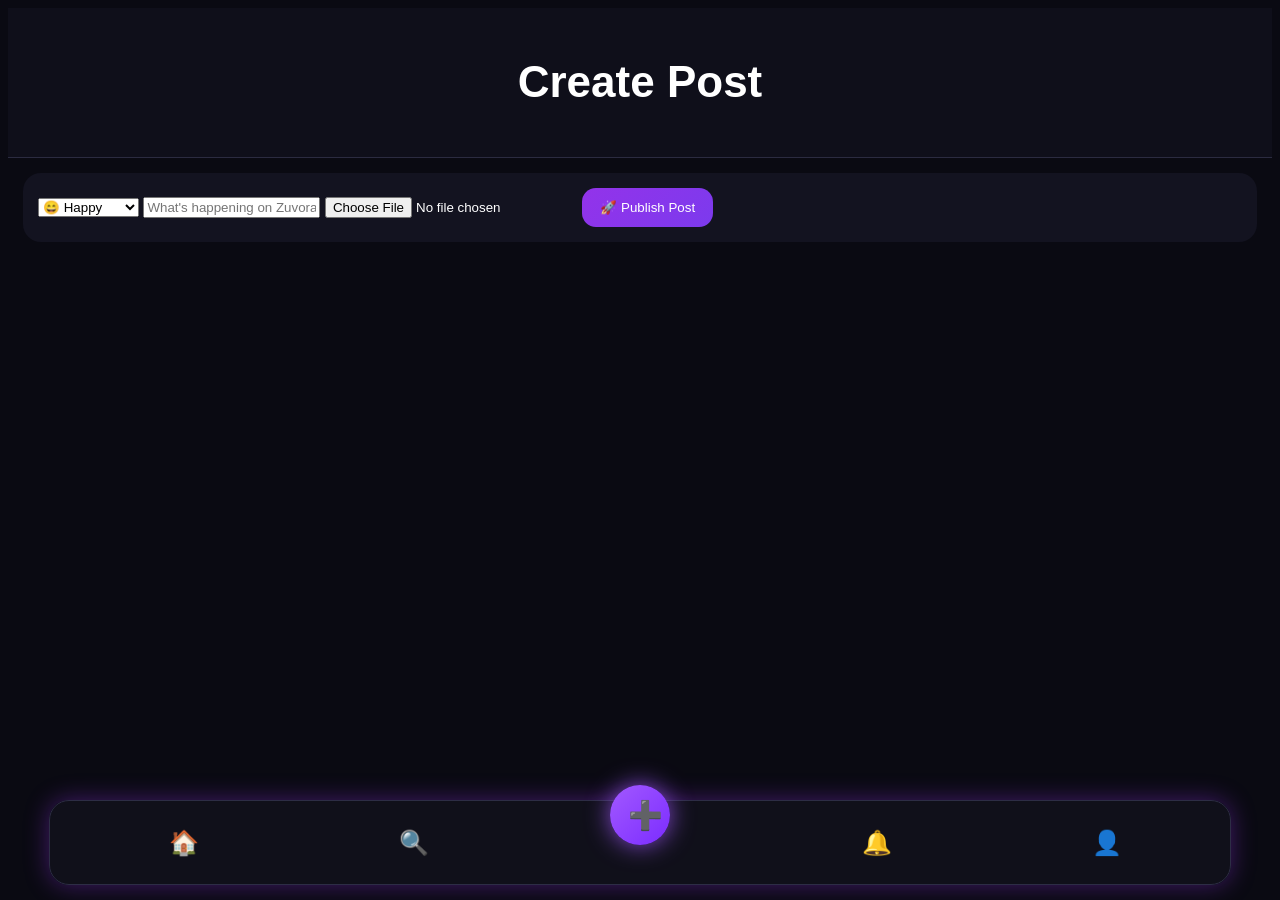
<file: create-post.html>
<!DOCTYPE html><html>
<head>
    <title>Create Post - Zuvora</title>
    <link rel="stylesheet" href="style.css">
</head>
<body><header>
    <h1>Create Post</h1>
</header><div class="create-post"><select>
    <option>😄 Happy</option>
    <option>😎 Chill</option>
    <option>🔥 Trending</option>
    <option>💪 Motivated</option>
</select>

<input type="text" placeholder="What's happening on Zuvora?">

<input type="file" accept="image/*">

<button>🚀 Publish Post</button>

</div><div class="bottom-nav">
    <button onclick="location.href='index.html'">🏠</button>
    <button onclick="location.href='explore.html'">🔍</button>
    <button onclick="location.href='create-post.html'">➕</button>
    <button onclick="location.href='notifications.html'">🔔</button>
    <button onclick="location.href='profile.html'">👤</button>
</div></body>
</html>
</file>
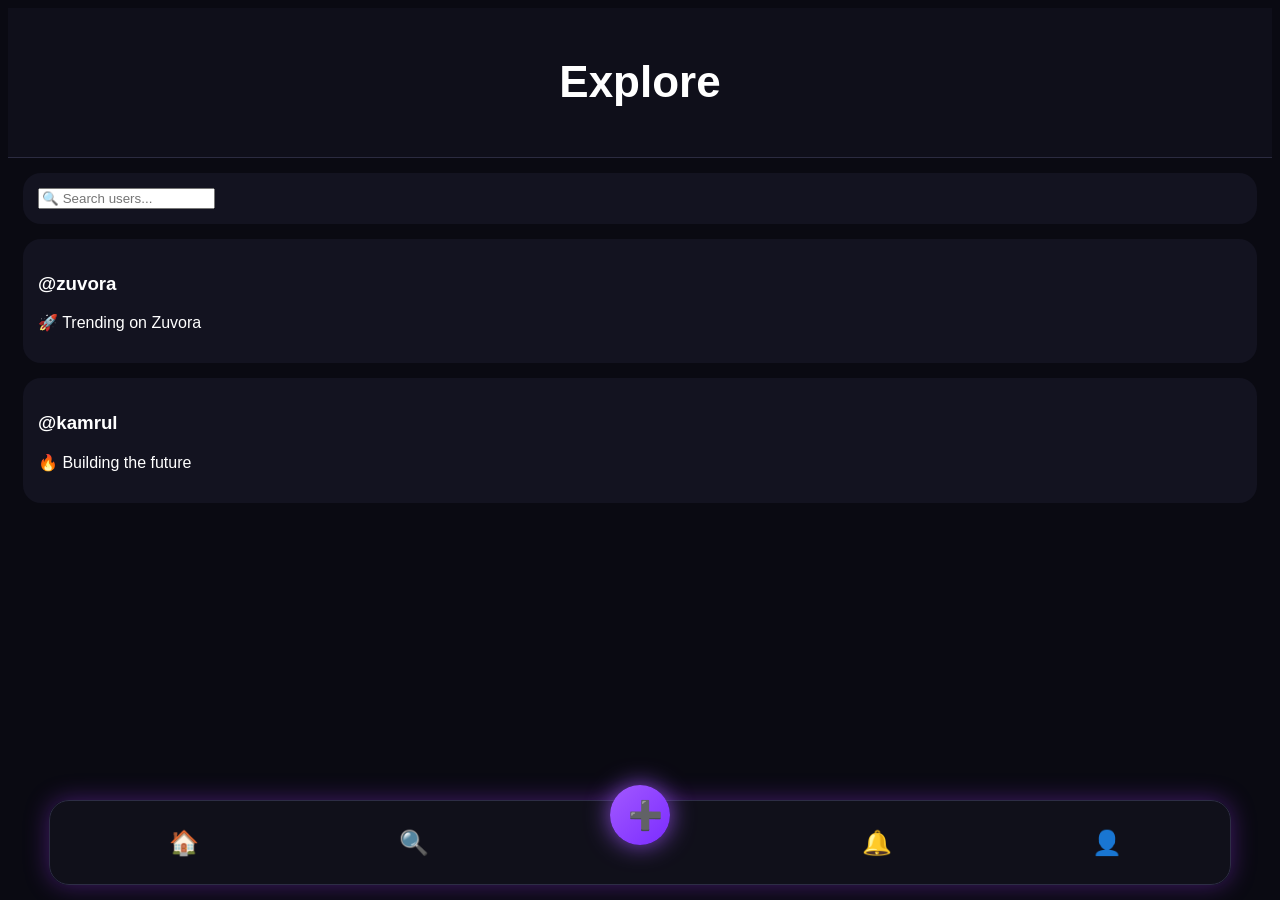
<file: explore.html>
<!DOCTYPE html><html>
<head>
    <title>Explore - Zuvora</title>
    <link rel="stylesheet" href="style.css">
</head>
<body><header>
    <h1>Explore</h1>
</header><div class="create-post">
    <input type="text" placeholder="🔍 Search users...">
</div><div class="post">
    <h3>@zuvora</h3>
    <p>🚀 Trending on Zuvora</p>
</div><div class="post">
    <h3>@kamrul</h3>
    <p>🔥 Building the future</p>
</div><div class="bottom-nav">
    <button onclick="location.href='index.html'">🏠</button>
    <button onclick="location.href='explore.html'">🔍</button>
    <button onclick="location.href='create-post.html'">➕</button>
    <button onclick="location.href='notifications.html'">🔔</button>
    <button onclick="location.href='profile.html'">👤</button>
</div></body>
</html>
</file>
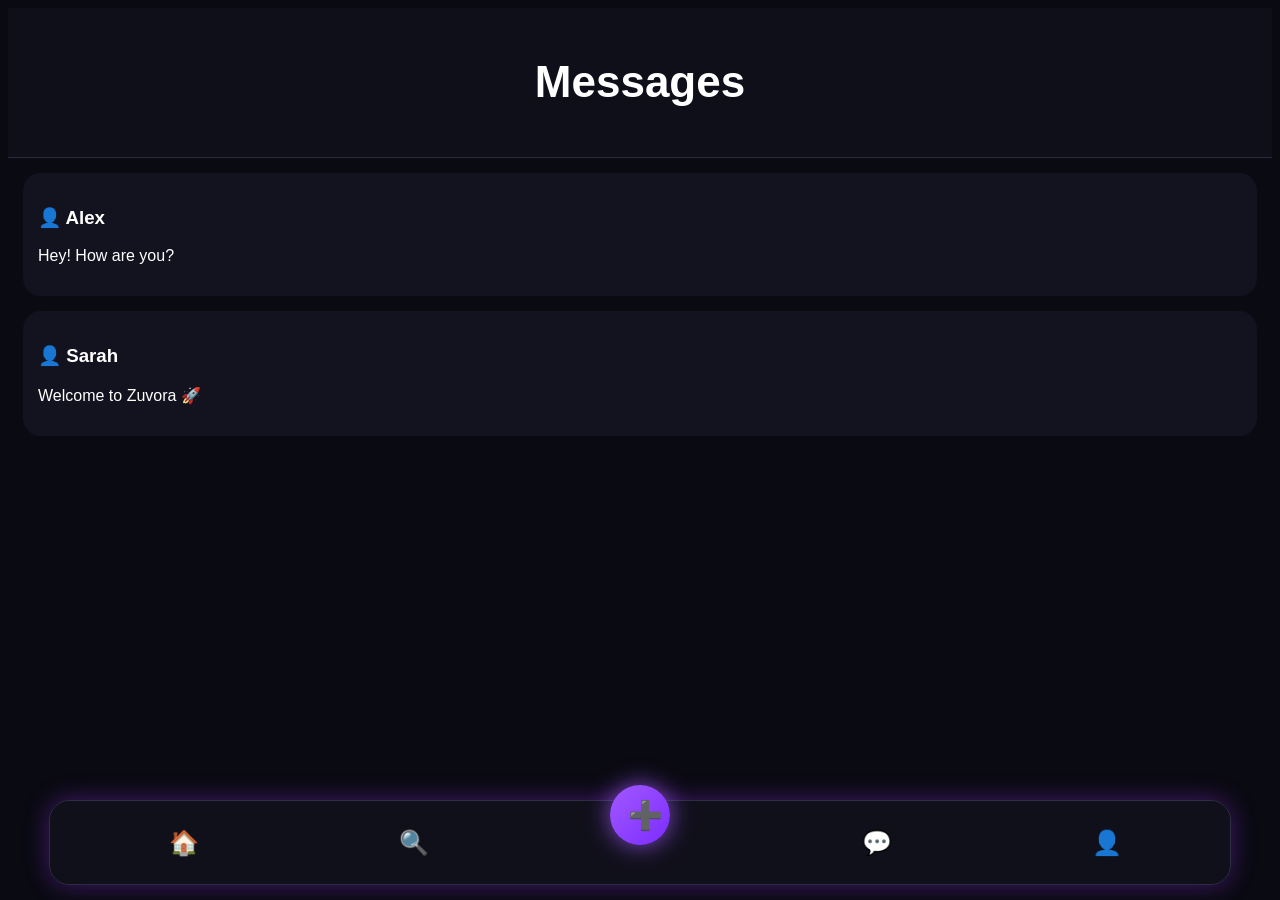
<file: messages.html>
<!DOCTYPE html><html>
<head>
    <title>Messages - Zuvora</title>
    <link rel="stylesheet" href="style.css">
</head>
<body><header>
    <h1>Messages</h1>
</header><div class="post">
    <h3>👤 Alex</h3>
    <p>Hey! How are you?</p>
</div><div class="post">
    <h3>👤 Sarah</h3>
    <p>Welcome to Zuvora 🚀</p>
</div><div class="bottom-nav">
    <button onclick="location.href='index.html'">🏠</button>
    <button onclick="location.href='explore.html'">🔍</button>
    <button onclick="location.href='create-post.html'">➕</button>
    <button onclick="location.href='messages.html'">💬</button>
    <button onclick="location.href='profile.html'">👤</button>
</div></body>
</html>
</file>
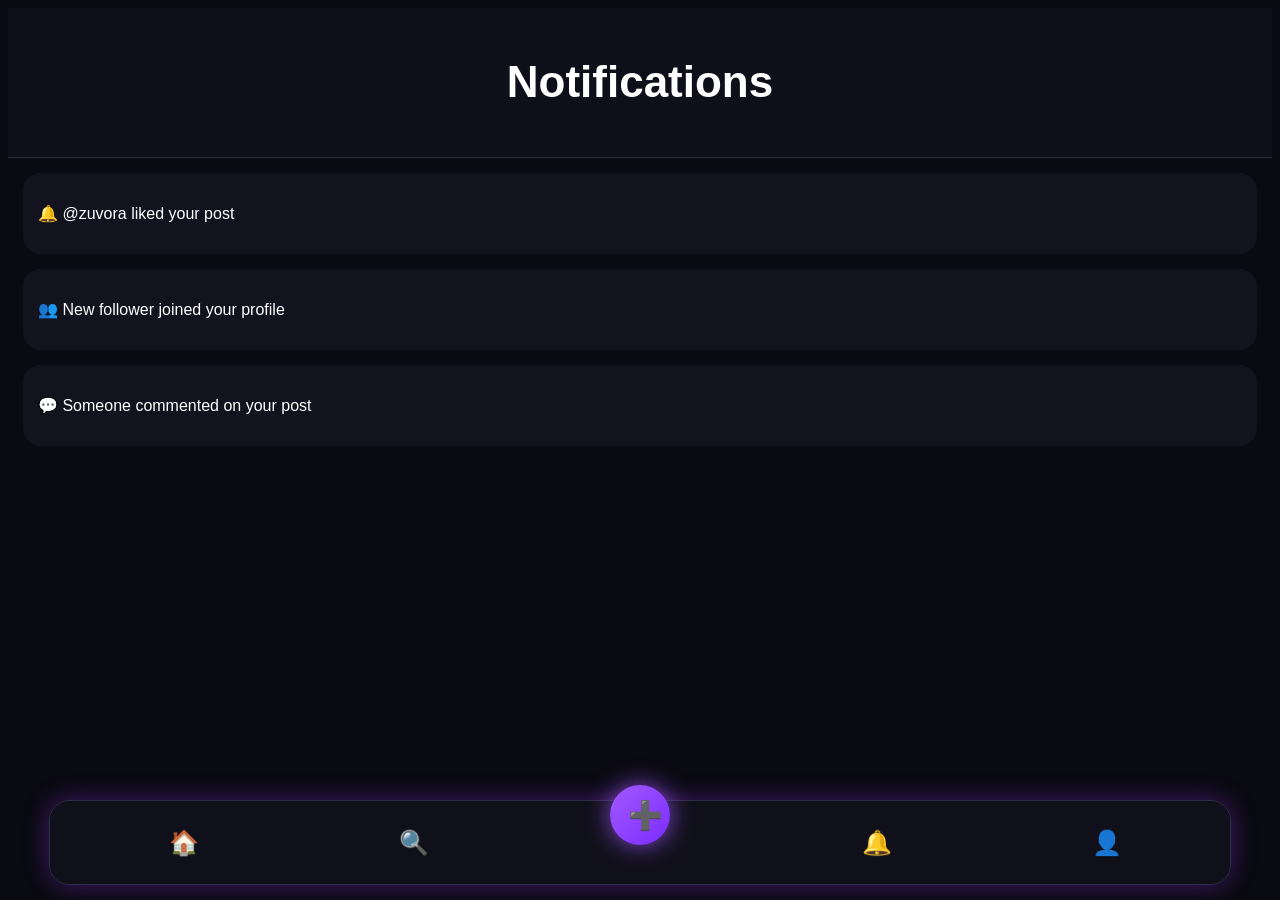
<file: notifications.html>
<!DOCTYPE html><html>
<head>
    <title>Notifications - Zuvora</title>
    <link rel="stylesheet" href="style.css">
</head>
<body><header>
    <h1>Notifications</h1>
</header><div class="post">
    <p>🔔 @zuvora liked your post</p>
</div><div class="post">
    <p>👥 New follower joined your profile</p>
</div><div class="post">
    <p>💬 Someone commented on your post</p>
</div><div class="bottom-nav">
    <button onclick="location.href='index.html'">🏠</button>
    <button onclick="location.href='explore.html'">🔍</button>
    <button onclick="location.href='create-post.html'">➕</button>
    <button onclick="location.href='notifications.html'">🔔</button>
    <button onclick="location.href='profile.html'">👤</button>
</div></body>
</html>
</file>
<file: style.css>
<!DOCTYPE html><html>
<head>
    <title>Zuvora Profile</title>
    <link rel="stylesheet" href="style.css">
</head>
<body><header>
    <h1>Zuvora</h1>
</header><div class="profile"><div class="cover-banner"></div>

<img src="https://i.pravatar.cc/150?img=3" class="profile-pic">

<h2>
    Kamrul
    <span class="gold-badge">✓</span>
</h2>

<p>@kamrul</p>

<p>🚀 Building Zuvora</p>

<p>🌍 Bangladesh</p>

<div class="stats">

    <div>
        <h3>25</h3>
        <p>Posts</p>
    </div>

    <div>
        <h3>500</h3>
        <p>Followers</p>
    </div>

    <div>
        <h3>180</h3>
        <p>Following</p>
    </div>

</div>

<div class="profile-actions">
    <button>Edit Profile</button>
    <button>Share Profile</button>
    <button>⚙️ Settings</button>
</div>

</div><div class="story-highlights"><div class="story-item">
    <span>👤</span>
    <p>Me</p>
</div>

<div class="story-item">
    <span>👥</span>
    <p>Friends</p>
</div>

<div class="story-item">
    <span>✈️</span>
    <p>Travel</p>
</div>

<div class="story-item">
    <span>🎵</span>
    <p>Music</p>
</div>

</div><div class="profile-tabs">
    <button>📷 Posts</button>
    <button>🎬 Reels</button>
    <button>❤️ Saved</button>
</div><div class="post-grid"><div class="grid-item"></div>
<div class="grid-item"></div>
<div class="grid-item"></div>

<div class="grid-item"></div>
<div class="grid-item"></div>
<div class="grid-item"></div>

<div class="grid-item"></div>
<div class="grid-item"></div>
<div class="grid-item"></div>

</div><div class="bottom-nav">
    <button onclick="location.href='index.html'">🏠</button>
    <button onclick="location.href='explore.html'">🔍</button>
    <button onclick="location.href='create-post.html'">➕</button>
    <button onclick="location.href='notifications.html'">🔔</button>
    <button onclick="location.href='profile.html'">👤</button>
</div></body>
</html>*{
margin:0;
padding:0;
box-sizing:border-box;
}

body{
background:#0a0a12;
color:white;
font-family:Arial,sans-serif;
padding-bottom:90px;
}

header{
background:#0f0f1a;
text-align:center;
padding:20px;
font-size:22px;
border-bottom:1px solid #2b2b40;
}

.profile{
text-align:center;
padding:20px;
}

.cover-banner{
height:140px;
border-radius:25px;
background:linear-gradient(135deg,#9333ea,#6d28d9,#4f46e5);
box-shadow:0 0 30px #9333ea;
margin-bottom:-60px;
}

.profile-pic{
width:130px;
height:130px;
border-radius:50%;
object-fit:cover;
border:5px solid white;
box-shadow:0 0 30px #9333ea;
position:relative;
z-index:10;
cursor:pointer;
}

.stats{
display:flex;
justify-content:space-around;
margin-top:25px;
background:rgba(17,17,34,0.9);
padding:22px;
border-radius:25px;
border:1px solid #2d2d45;
box-shadow:0 0 25px rgba(147,51,234,.25);
backdrop-filter:blur(10px);
}

.stats h3{
color:#a855f7;
}
.stats p{
color:#bdbdd7;
font-size:13px;
}
.profile-actions{
display:flex;
gap:10px;
justify-content:center;
margin-top:15px;
}

.profile-actions button{
flex:1;
max-width:150px;
background:linear-gradient(135deg,#9333ea,#6d28d9);
border:none;
color:white;
padding:12px;
border-radius:15px;
font-weight:bold;
box-shadow:0 0 15px rgba(147,51,234,.4);
cursor:pointer;
transition:.3s;
}
.profile-actions button:hover{
transform:translateY(-2px);
box-shadow:0 0 25px rgba(147,51,234,.6);
}
-highlights{
display:flex;
justify-content:space-around;
margin:20px 10px;
}

-item{
text-align:center;
}

-item span{
display:flex;
align-items:center;
justify-content:center;
width:60px;
height:60px;
border-radius:50%;
background:#7c3aed;
font-size:24px;
margin:auto;
box-shadow:0 0 15px #9333ea;
}

-item p{
margin-top:8px;
font-size:14px;
}

.profile-tabs{
display:flex;
gap:10px;
margin:20px 15px;
}

.profile-tabs button{
flex:1;
}

.post-grid{
display:grid;
grid-template-columns:repeat(3,1fr);
gap:8px;
padding:15px;
}

.grid-item{
aspect-ratio:1/1;
border-radius:18px;
background:linear-gradient(135deg,#9333ea,#7c3aed);
}

.create-post{
margin:15px;
background:#131320;
padding:15px;
border-radius:18px;
}

#postInput,
#mood{
width:100%;
padding:12px;
margin-bottom:10px;
border:none;
border-radius:12px;
background:#1d1d2f;
color:white;
}

button{
background:linear-gradient(135deg,#9333ea,#7c3aed);
color:white;
border:none;
padding:12px 18px;
border-radius:14px;
cursor:pointer;
}

.post{
background:#131320;
margin:15px;
padding:15px;
border-radius:18px;
}

.post img{
width:100%;
border-radius:12px;
margin:10px 0;
}

.bottom-nav{
position:fixed;
bottom:0;
left:0;
width:100%;
background:#11111c;
display:flex;
justify-content:space-around;
padding:12px;
border-top:1px solid #2d2d45;
}

.bottom-nav button{
width:55px;
height:55px;
border-radius:18px;
font-size:20px;
}
.gold-badge{
    display:inline-flex;
    align-items:center;
    justify-content:center;
    width:24px;
    height:24px;
    border-radius:50%;
    background:#FFD700;
    color:#111;
    font-size:14px;
    font-weight:bold;
    margin-left:6px;
    box-shadow:0 0 12px #FFD700;
}
.gold-badge{
    background:gold !important;
    color:black !important;
    border-radius:50% !important;
    padding:4px 8px !important;
    font-weight:bold !important;
    margin-left:5px !important;
}
.gold-verified{
    display:inline-flex;
    align-items:center;
    justify-content:center;
    width:24px;
    height:24px;
    border-radius:50%;
    background:#FFD700;
    color:black;
    font-weight:bold;
    font-size:14px;
    margin-left:5px;
    box-shadow:0 0 10px #FFD700;
}
.verified{
    display:inline-flex;
    align-items:center;
    justify-content:center;
    width:24px;
    height:24px;
    border-radius:50%;
    background:#FFD700;
    color:black;
    font-size:14px;
    font-weight:bold;
    margin-left:5px;
    box-shadow:0 0 10px #FFD700;
}
const profileInput = document.getElementById("profileImageInput");
const profilePic = document.getElementById("profilePic");

if(profileInput){

    profileInput.addEventListener("change", function(){

        const file = this.files[0];

        if(file){

            const reader = new FileReader();

            reader.onload = function(e){

                profilePic.src = e.target.result;

                localStorage.setItem(
                    "profilePic",
                    e.target.result
                );

            };

            reader.readAsDataURL(file);

        }

    });

    const savedPic =
        localStorage.getItem("profilePic");

    if(savedPic){
        profilePic.src = savedPic;
    }

}
.bottom-nav{
position:fixed;
bottom:15px;
left:50%;
transform:translateX(-50%);
width:90%;
background:rgba(17,17,28,0.95);
display:flex;
justify-content:space-around;
padding:14px;
border-radius:20px;
box-shadow:0 0 25px rgba(147,51,234,.4);
border:1px solid #2d2d45;
backdrop-filter:blur(10px);
}

.bottom-nav button{
    background: transparent;
    border: none;

    color: white;

    font-size: 24px;

    cursor: pointer;
}

.bottom-nav button:nth-child(3){

    width: 60px;
    height: 60px;

    border-radius: 50%;

    background: linear-gradient(
        135deg,
        #a259ff,
        #7b2cff
    );

    box-shadow:
    0 0 25px rgba(162,89,255,.8);

    font-size: 28px;

    margin-top: -30px;
}
#profileImageInput{
    display:none;
}
.light-mode{
    background:white;
    color:black;
}

.light-mode header{
    background:#eaeaea;
    color:black;
}

.light-mode .post{
    background:#f2f2f2;
    color:black;
}

.light-mode button{
    color:black;
}

.light-mode p{
    color:black;
}

.light-mode h1,
.light-mode h2,
.light-mode h3{
    color:black;
}
.stories{
display:flex;
gap:12px;
overflow-x:auto;
padding:15px;
}

.story{
width:60px;
height:60px;
background:#7c3aed;
border-radius:50%;
display:flex;
align-items:center;
justify-content:center;
font-size:28px;
color:white;
flex-shrink:0;
}
.story-box{
display:flex;
flex-direction:column;
align-items:center;
min-width:70px;
text-align:center;
color:white;
}
.stories{
border:3px solid red;
display:flex !important;
flex-direction:row !important;
}

.story-box{
border:2px solid yellow;
}
.stories{
display:flex !important;
flex-wrap:nowrap !important;
background:red !important;
}

.story-box{
display:block !important;
background:yellow !important;
}
.auth-box{
width:90%;
max-width:350px;
margin:100px auto;
display:flex;
flex-direction:column;
gap:15px;
}

.auth-box input{
padding:12px;
border:none;
border-radius:12px;
background:#1d1d2f;
color:white;
}
.auth-box{
width:90%;
max-width:350px;
margin:100px auto;
display:flex;
flex-direction:column;
gap:15px;
}

.auth-box h1{
text-align:center;
}

.auth-box input{
padding:12px;
border:none;
border-radius:12px;
background:#1d1d2f;
color:white;
}

.auth-box button{
padding:12px;
}
</file>
